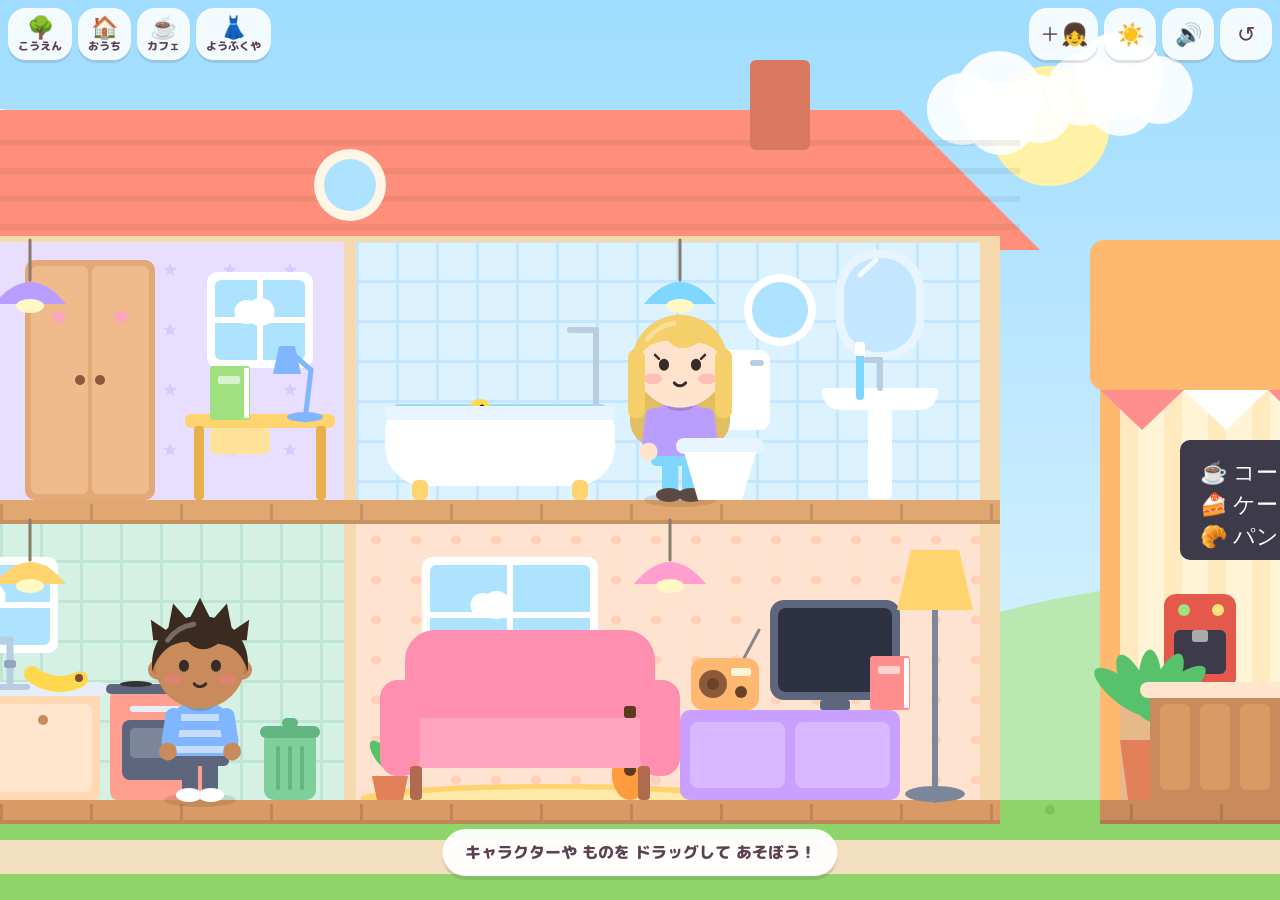
<file: pocket-town/index.html>
<!doctype html>
<html lang="ja">
<head>
<meta charset="utf-8">
<meta name="viewport" content="width=device-width, initial-scale=1, maximum-scale=1, user-scalable=no, viewport-fit=cover">
<meta name="theme-color" content="#9fdcff">
<title>ぽけっとタウン</title>
<link rel="preconnect" href="https://fonts.googleapis.com">
<link href="https://fonts.googleapis.com/css2?family=M+PLUS+Rounded+1c:wght@500;800&display=swap" rel="stylesheet">
<link rel="stylesheet" href="style.css">
</head>
<body>
<canvas id="c"></canvas>

<div id="top">
  <div id="places"></div>
  <div class="tools">
    <button id="btnAdd" title="あたらしい子">＋👧</button>
    <button id="btnNight" title="ひる/よる">☀️</button>
    <button id="btnSound" title="おと">🔊</button>
    <button id="btnReset" title="さいしょから">↺</button>
  </div>
</div>
<div id="toast"></div>

<div id="editor" class="hidden">
  <div class="panel">
    <canvas id="preview" width="240" height="280"></canvas>
    <div id="rows"></div>
    <div class="actions">
      <button id="edRandom">🎲 おまかせ</button>
      <button id="edDelete">👋 バイバイ</button>
      <button id="edOk" class="ok">OK</button>
    </div>
  </div>
</div>

<script src="js/art.js"></script>
<script src="js/audio.js"></script>
<script src="js/world.js"></script>
<script src="js/game.js"></script>
</body>
</html>
</file>
<file: pocket-town/style.css>
:root { --ink: #5a4050; --panel: #fffaf2; --accent: #ff8fb1; --font: 'M PLUS Rounded 1c', 'Hiragino Maru Gothic ProN', 'Arial Rounded MT Bold', sans-serif; }
* { box-sizing: border-box; -webkit-tap-highlight-color: transparent; }
html, body { margin: 0; height: 100%; overflow: hidden; background: #9fdcff; font-family: var(--font); color: var(--ink); user-select: none; -webkit-user-select: none; overscroll-behavior: none; }
#c { position: fixed; inset: 0; width: 100vw; height: 100vh; touch-action: none; }
.hidden { display: none !important; }
button { font-family: inherit; color: inherit; cursor: pointer; border: none; }

#top { position: fixed; top: max(8px, env(safe-area-inset-top)); left: 8px; right: 8px; display: flex; justify-content: space-between; gap: 8px; pointer-events: none; }
#places, .tools { display: flex; gap: 6px; pointer-events: auto; }
#top button { background: rgba(255,255,255,.88); border-radius: 18px; min-width: 52px; height: 52px; padding: 4px 10px; font-size: 22px; box-shadow: 0 3px 0 rgba(90,64,80,.15); display: flex; flex-direction: column; align-items: center; justify-content: center; line-height: 1; transition: transform .1s; }
#top button:active { transform: scale(.92); }
#top button small { font-size: 11px; font-weight: 800; margin-top: 3px; }
@media (max-width: 640px) { #top button small { display: none; } #top button { min-width: 42px; height: 42px; font-size: 19px; padding: 2px 6px; border-radius: 14px; } #top { flex-wrap: wrap; } }

#toast { position: fixed; left: 50%; bottom: 24px; transform: translate(-50%, 20px); background: rgba(255,255,255,.95); padding: 12px 22px; border-radius: 24px; font-weight: 800; font-size: 16px; box-shadow: 0 4px 0 rgba(90,64,80,.15); opacity: 0; transition: .3s; pointer-events: none; max-width: calc(100vw - 32px); text-align: center; }
#toast.show { opacity: 1; transform: translate(-50%, 0); }

#editor { position: fixed; inset: 0; background: rgba(90,64,80,.35); display: flex; align-items: center; justify-content: center; padding: 12px; }
.panel { background: var(--panel); border-radius: 28px; width: min(760px, 100%); max-height: 100%; display: grid; grid-template-columns: 200px 1fr; grid-template-rows: 1fr auto; gap: 8px 16px; padding: 16px; box-shadow: 0 8px 0 rgba(90,64,80,.18); }
#preview { width: 200px; height: 233px; background: radial-gradient(circle at 50% 60%, #ffe9f2, #fff6e0); border-radius: 22px; align-self: start; }
#rows { overflow-y: auto; max-height: min(64vh, 520px); padding-right: 4px; }
.row { margin-bottom: 10px; }
.lab { font-weight: 800; font-size: 14px; margin-bottom: 4px; }
.opts { display: flex; flex-wrap: wrap; gap: 6px; }
.opt { width: 38px; height: 38px; border-radius: 50%; border: 3px solid #fff !important; box-shadow: 0 0 0 2px rgba(90,64,80,.15); font-size: 12px; font-weight: 800; background: #fff; padding: 0; }
.opt.pic { width: 52px; height: 52px; border-radius: 16px; background: #fff3f8; overflow: hidden; }
.opt.pic canvas { width: 100%; height: 100%; display: block; }
.opt.sel { box-shadow: 0 0 0 3px var(--accent); transform: scale(1.08); }
.actions { grid-column: 1 / -1; display: flex; gap: 8px; justify-content: flex-end; flex-wrap: wrap; }
.actions button { background: #fff; border-radius: 20px; padding: 10px 18px; font-size: 16px; font-weight: 800; box-shadow: 0 3px 0 rgba(90,64,80,.15); }
.actions .ok { background: var(--accent); color: #fff; min-width: 90px; }
@media (max-width: 560px), (max-height: 480px) {
  .panel { grid-template-columns: 110px 1fr; padding: 12px; }
  #preview { width: 110px; height: 128px; }
  #rows { max-height: 60vh; }
}
@media (max-height: 500px) { #toast { font-size: 13px; padding: 8px 16px; bottom: 12px; } }
</file>
